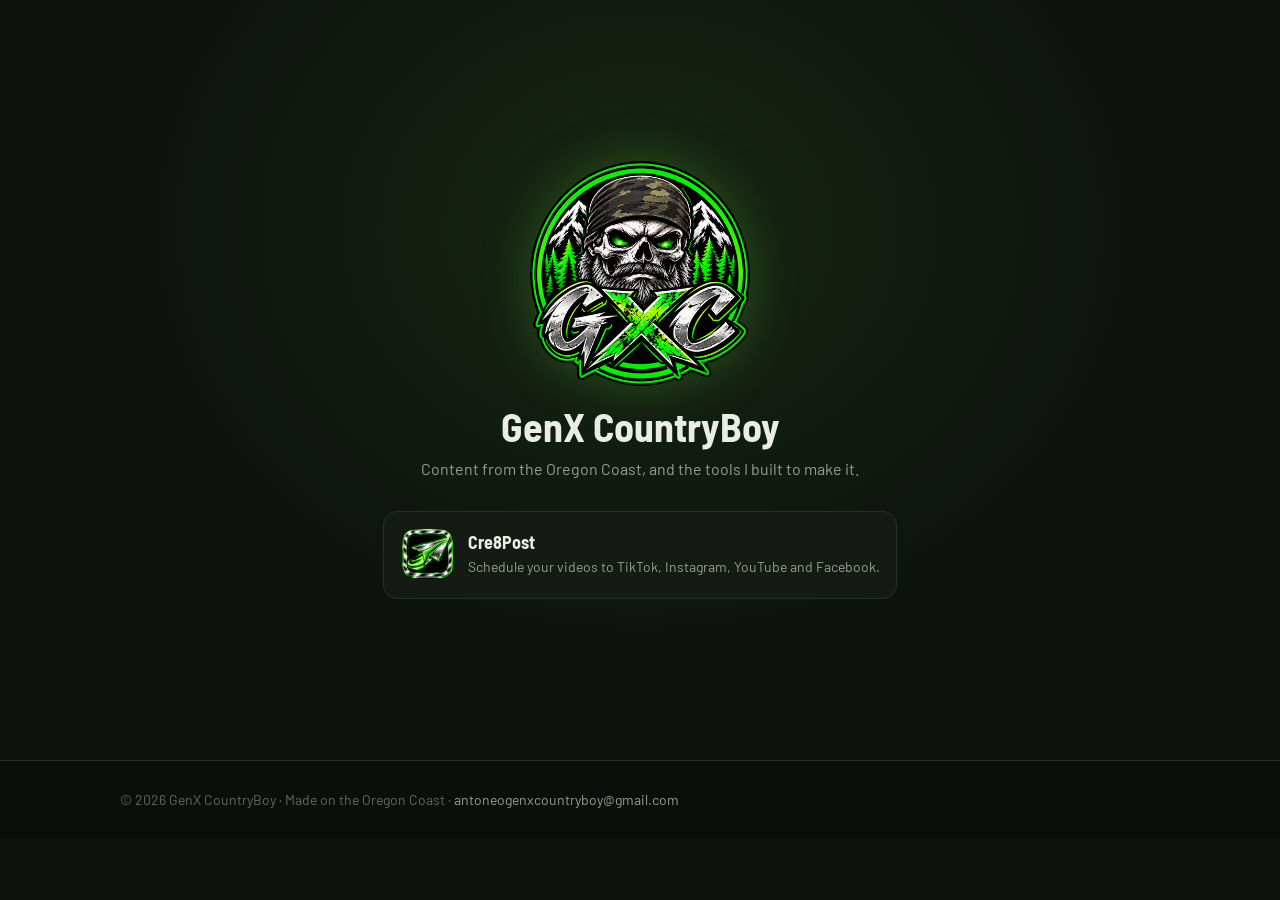
<file: index.html>
<!doctype html>
<html lang="en">
<head>
<meta charset="utf-8">
<meta name="viewport" content="width=device-width, initial-scale=1">
<title>GenX CountryBoy</title>
<meta name="description" content="Tools and content from GenX CountryBoy on the Oregon Coast.">
<meta name="theme-color" content="#0E110E">
<link rel="icon" href="img/favicon.png">
<link rel="preconnect" href="https://fonts.googleapis.com"><link rel="preconnect" href="https://fonts.gstatic.com" crossorigin><link href="https://fonts.googleapis.com/css2?family=Barlow:wght@400;600&family=Barlow+Semi+Condensed:wght@600;700&display=swap" rel="stylesheet">
<link rel="stylesheet" href="site.css">
</head>
<body>

<main class="hub"><div class="wrap">
  <img class="gxc" src="img/gxc.png" alt="GenX CountryBoy">
  <h1>GenX CountryBoy</h1>
  <p>Content from the Oregon Coast, and the tools I built to make it.</p>
  <div class="apps">
    <a class="app" href="cre8post/"><img src="cre8post/img/icon-180.png" alt=""><div><b>Cre8Post</b><span>Schedule your videos to TikTok, Instagram, YouTube and Facebook.</span></div></a>
  </div>
</div></main>
<footer><div class="wrap">
  <span>© 2026 GenX CountryBoy · Made on the Oregon Coast · <a href="mailto:antoneogenxcountryboy@gmail.com">antoneogenxcountryboy@gmail.com</a></span>
</div></footer>
</body>
</html>
</file>
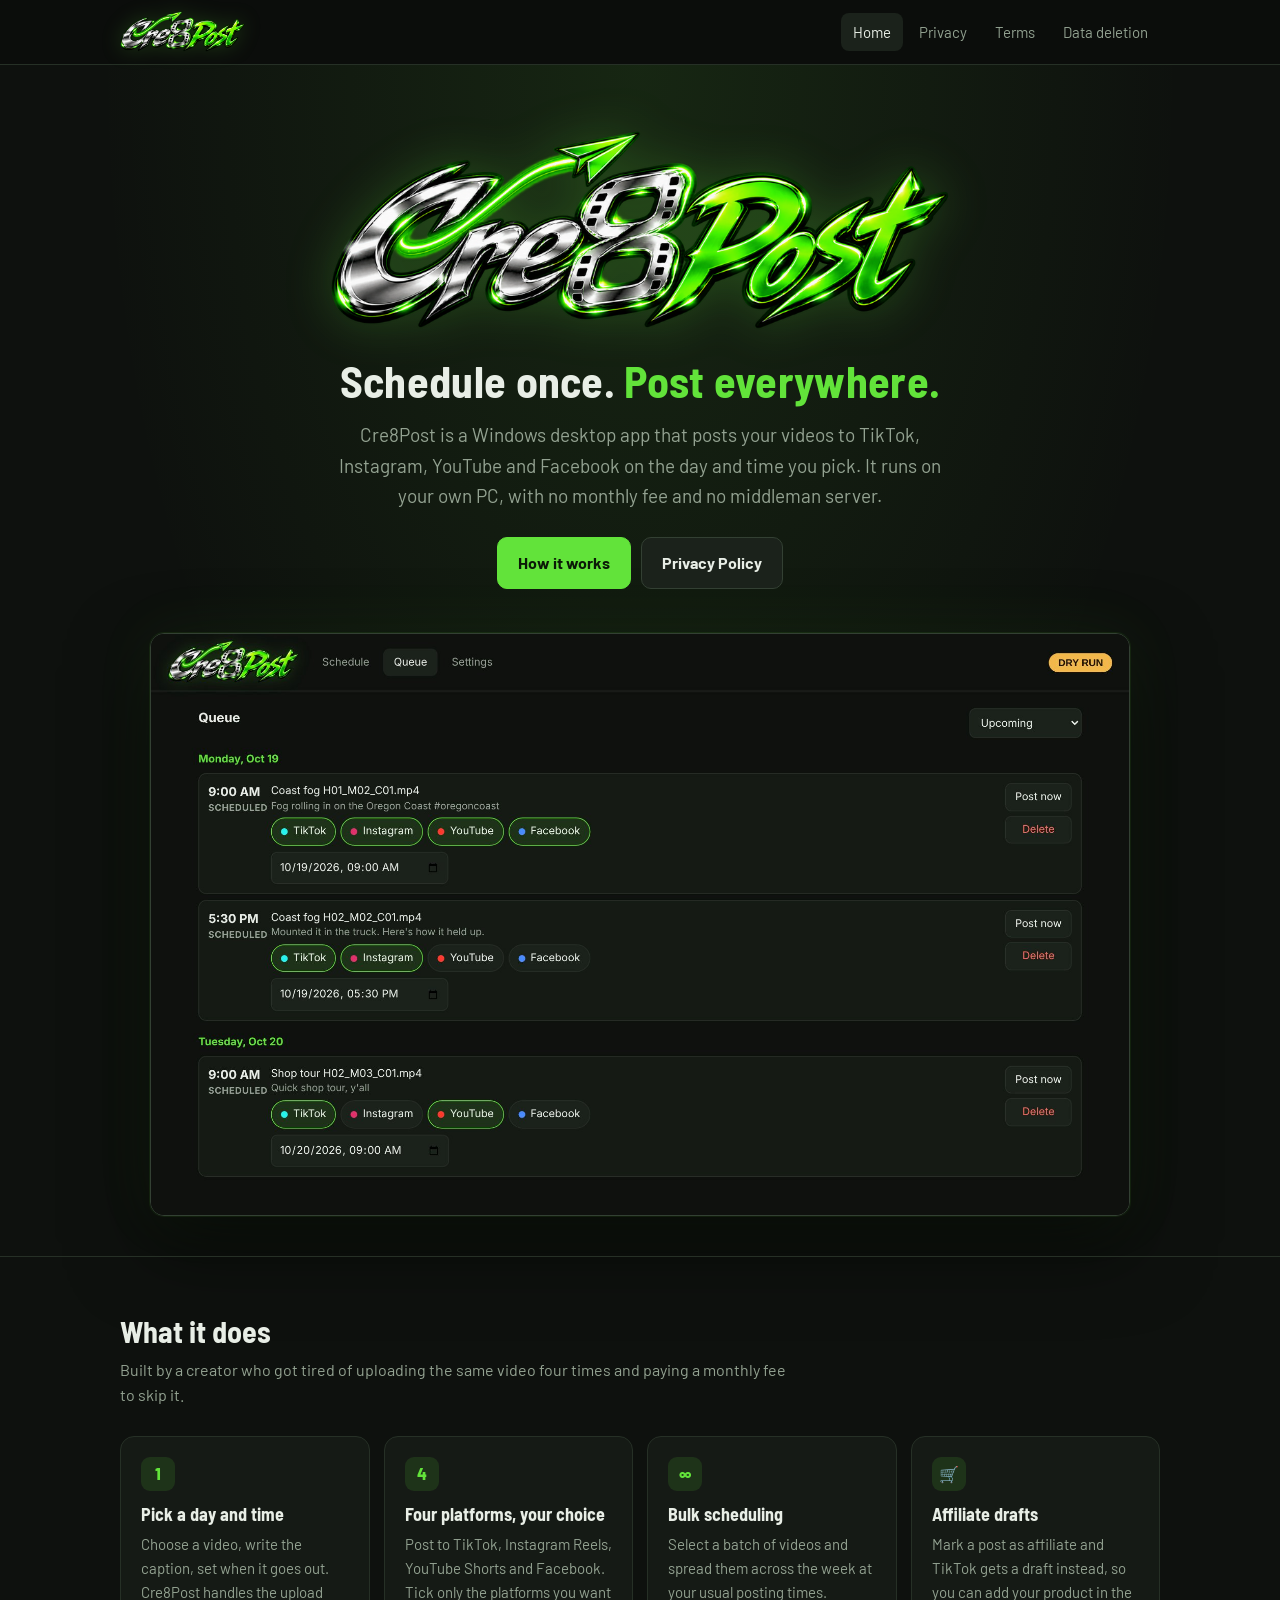
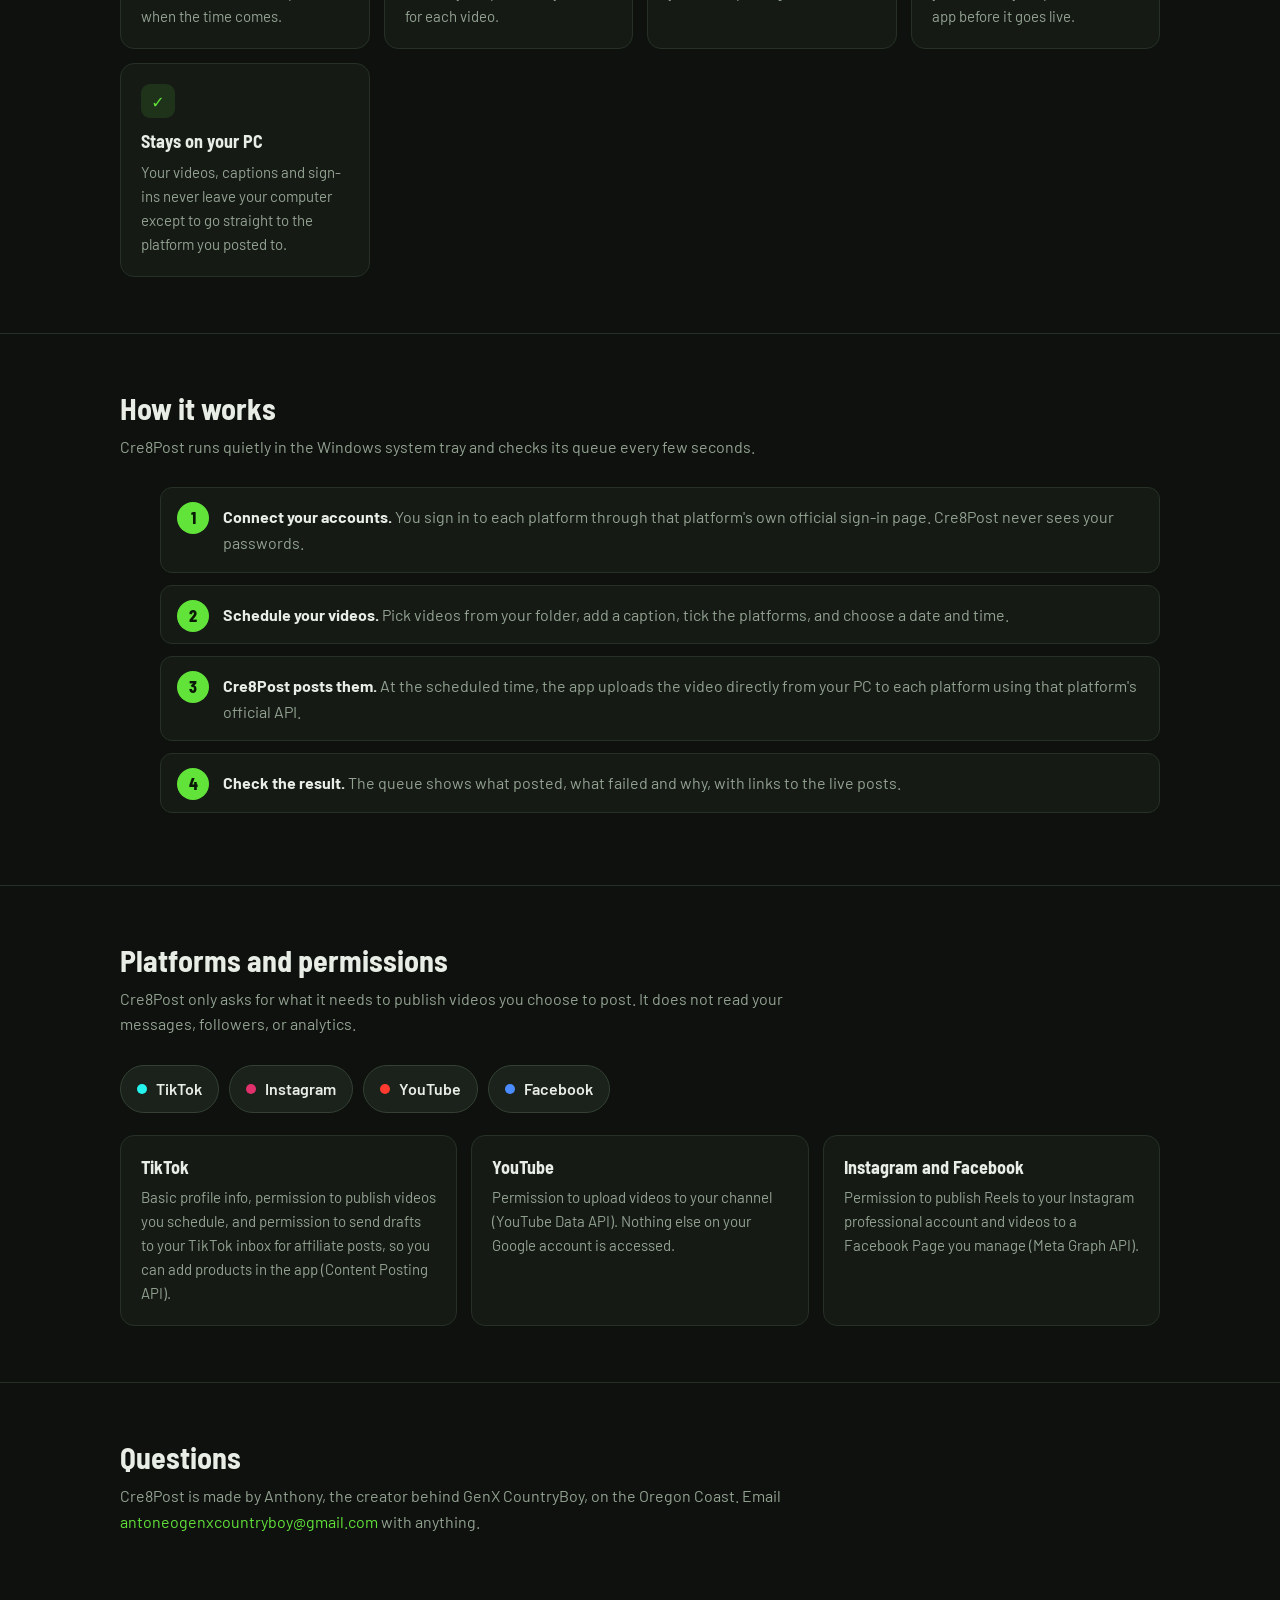
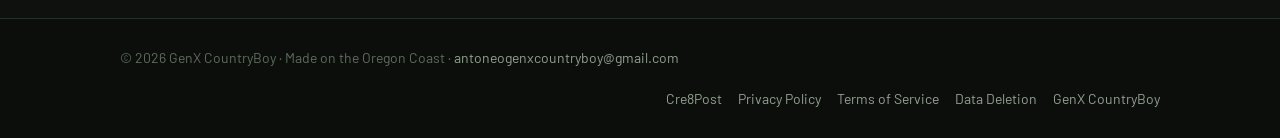
<file: cre8post/index.html>
<!doctype html>
<html lang="en">
<head>
<meta charset="utf-8">
<meta name="viewport" content="width=device-width, initial-scale=1">
<title>Cre8Post · Schedule once, post everywhere</title>
<meta name="description" content="Cre8Post is a free Windows app that schedules your short-form videos to TikTok, Instagram, YouTube and Facebook from your own PC.">
<meta name="theme-color" content="#0E110E">
<link rel="icon" href="img/icon-32.png"><link rel="apple-touch-icon" href="img/icon-180.png">
<link rel="preconnect" href="https://fonts.googleapis.com"><link rel="preconnect" href="https://fonts.gstatic.com" crossorigin><link href="https://fonts.googleapis.com/css2?family=Barlow:wght@400;600&family=Barlow+Semi+Condensed:wght@600;700&display=swap" rel="stylesheet">
<link rel="stylesheet" href="../site.css">
</head>
<body>
<header class="top"><div class="wrap">
  <a class="brand" href="./"><img src="img/wordmark.png" alt="Cre8Post"></a>
  <nav>
    <a href="./" class="on">Home</a>
    <a href="privacy.html" class="">Privacy</a>
    <a href="terms.html" class="">Terms</a>
    <a href="data-deletion.html" class="">Data deletion</a>
  </nav>
</div></header>

<main>
<div class="hero"><div class="wrap">
  <img class="mark" src="img/wordmark.png" alt="Cre8Post">
  <h1>Schedule once. <em>Post everywhere.</em></h1>
  <p class="lead">Cre8Post is a Windows desktop app that posts your videos to TikTok, Instagram, YouTube and Facebook on the day and time you pick. It runs on your own PC, with no monthly fee and no middleman server.</p>
  <div class="btns">
    <a class="btn primary" href="#how">How it works</a>
    <a class="btn" href="privacy.html">Privacy Policy</a>
  </div>
  <img class="shot" src="img/app-queue.jpg" alt="The Cre8Post queue showing scheduled posts with TikTok, Instagram, YouTube and Facebook toggles">
</div></div>

<section><div class="wrap">
  <h2>What it does</h2>
  <p>Built by a creator who got tired of uploading the same video four times and paying a monthly fee to skip it.</p>
  <div class="grid">
    <div class="card"><div class="ic">1</div><h3>Pick a day and time</h3><p>Choose a video, write the caption, set when it goes out. Cre8Post handles the upload when the time comes.</p></div>
    <div class="card"><div class="ic">4</div><h3>Four platforms, your choice</h3><p>Post to TikTok, Instagram Reels, YouTube Shorts and Facebook. Tick only the platforms you want for each video.</p></div>
    <div class="card"><div class="ic">∞</div><h3>Bulk scheduling</h3><p>Select a batch of videos and spread them across the week at your usual posting times.</p></div>
    <div class="card"><div class="ic">🛒</div><h3>Affiliate drafts</h3><p>Mark a post as affiliate and TikTok gets a draft instead, so you can add your product in the app before it goes live.</p></div>
    <div class="card"><div class="ic">✓</div><h3>Stays on your PC</h3><p>Your videos, captions and sign-ins never leave your computer except to go straight to the platform you posted to.</p></div>
  </div>
</div></section>

<section id="how"><div class="wrap">
  <h2>How it works</h2>
  <p>Cre8Post runs quietly in the Windows system tray and checks its queue every few seconds.</p>
  <ol class="steps">
    <li><b>Connect your accounts.</b> You sign in to each platform through that platform's own official sign-in page. Cre8Post never sees your passwords.</li>
    <li><b>Schedule your videos.</b> Pick videos from your folder, add a caption, tick the platforms, and choose a date and time.</li>
    <li><b>Cre8Post posts them.</b> At the scheduled time, the app uploads the video directly from your PC to each platform using that platform's official API.</li>
    <li><b>Check the result.</b> The queue shows what posted, what failed and why, with links to the live posts.</li>
  </ol>
</div></section>

<section><div class="wrap">
  <h2>Platforms and permissions</h2>
  <p>Cre8Post only asks for what it needs to publish videos you choose to post. It does not read your messages, followers, or analytics.</p>
  <div class="plats" style="margin-bottom:22px">
    <span class="plat"><i style="background:#25f4ee"></i>TikTok</span>
    <span class="plat"><i style="background:#e1306c"></i>Instagram</span>
    <span class="plat"><i style="background:#ff3b30"></i>YouTube</span>
    <span class="plat"><i style="background:#4a8cff"></i>Facebook</span>
  </div>
  <div class="grid">
    <div class="card"><h3>TikTok</h3><p>Basic profile info, permission to publish videos you schedule, and permission to send drafts to your TikTok inbox for affiliate posts, so you can add products in the app (Content Posting API).</p></div>
    <div class="card"><h3>YouTube</h3><p>Permission to upload videos to your channel (YouTube Data API). Nothing else on your Google account is accessed.</p></div>
    <div class="card"><h3>Instagram and Facebook</h3><p>Permission to publish Reels to your Instagram professional account and videos to a Facebook Page you manage (Meta Graph API).</p></div>
  </div>
</div></section>

<section><div class="wrap">
  <h2>Questions</h2>
  <p>Cre8Post is made by Anthony, the creator behind GenX CountryBoy, on the Oregon Coast. Email <a href="mailto:antoneogenxcountryboy@gmail.com">antoneogenxcountryboy@gmail.com</a> with anything.</p>
</div></section>
</main>
<footer><div class="wrap">
  <span>© 2026 GenX CountryBoy · Made on the Oregon Coast · <a href="mailto:antoneogenxcountryboy@gmail.com">antoneogenxcountryboy@gmail.com</a></span>
    <nav><a href="./">Cre8Post</a><a href="privacy.html">Privacy Policy</a><a href="terms.html">Terms of Service</a><a href="data-deletion.html">Data Deletion</a><a href="../">GenX CountryBoy</a></nav>
</div></footer>
</body>
</html>
</file>
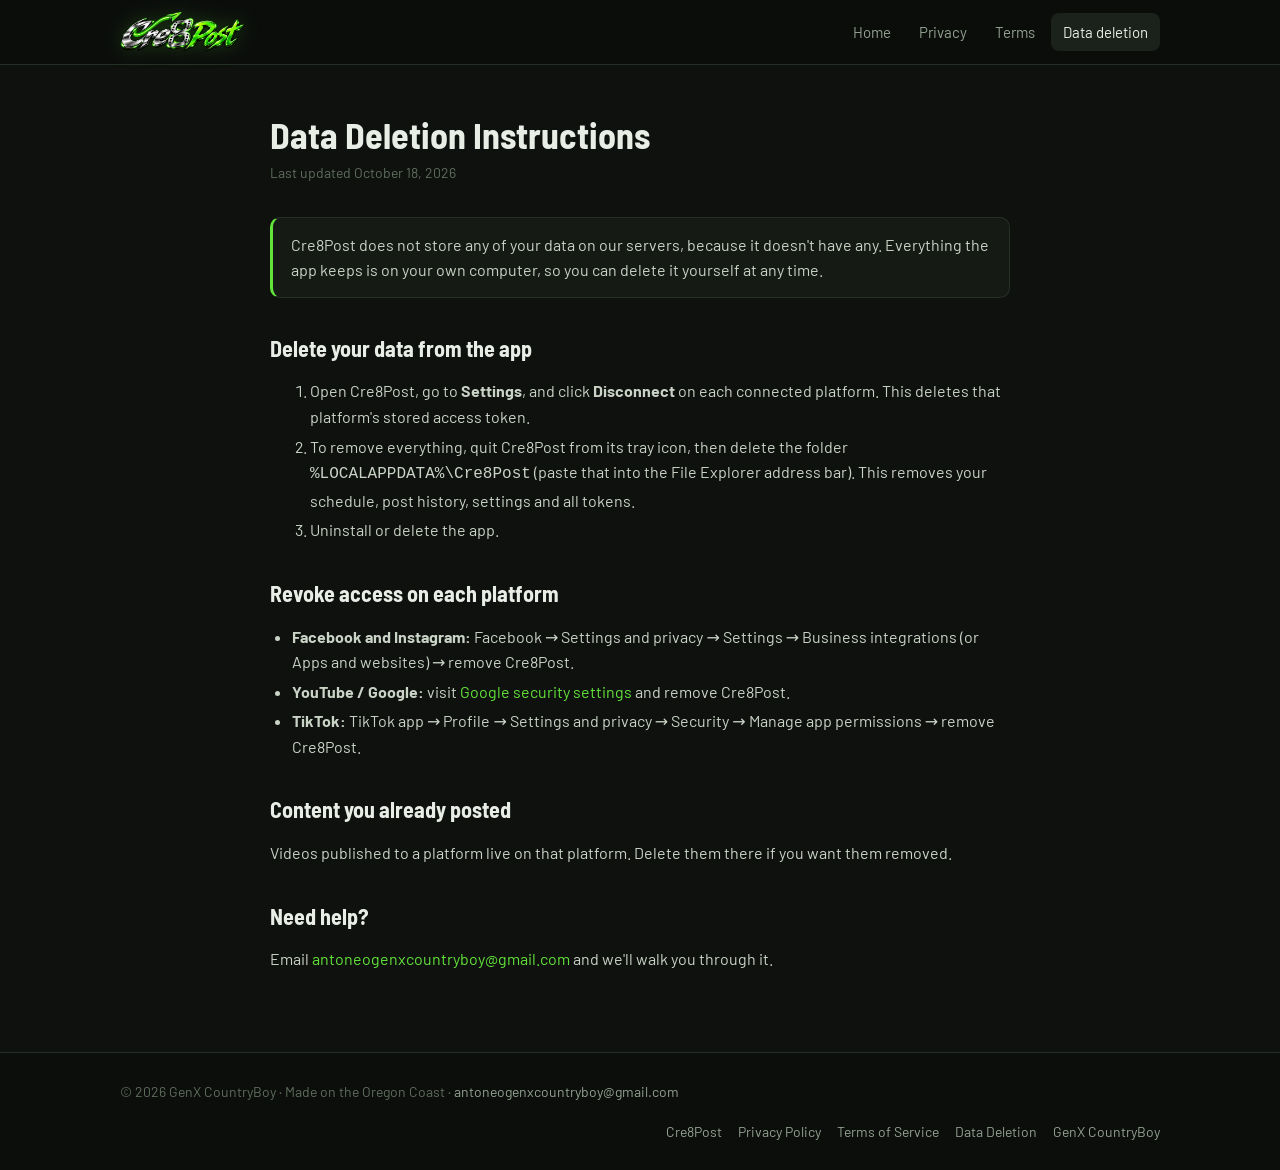
<file: cre8post/data-deletion.html>
<!doctype html>
<html lang="en">
<head>
<meta charset="utf-8">
<meta name="viewport" content="width=device-width, initial-scale=1">
<title>Data Deletion · Cre8Post</title>
<meta name="description" content="How to delete your Cre8Post data and revoke access.">
<meta name="theme-color" content="#0E110E">
<link rel="icon" href="img/icon-32.png"><link rel="apple-touch-icon" href="img/icon-180.png">
<link rel="preconnect" href="https://fonts.googleapis.com"><link rel="preconnect" href="https://fonts.gstatic.com" crossorigin><link href="https://fonts.googleapis.com/css2?family=Barlow:wght@400;600&family=Barlow+Semi+Condensed:wght@600;700&display=swap" rel="stylesheet">
<link rel="stylesheet" href="../site.css">
</head>
<body>
<header class="top"><div class="wrap">
  <a class="brand" href="./"><img src="img/wordmark.png" alt="Cre8Post"></a>
  <nav>
    <a href="./" class="">Home</a>
    <a href="privacy.html" class="">Privacy</a>
    <a href="terms.html" class="">Terms</a>
    <a href="data-deletion.html" class="on">Data deletion</a>
  </nav>
</div></header>

<main class="doc"><div class="wrap">
<h1>Data Deletion Instructions</h1>
<p class="meta">Last updated October 18, 2026</p>

<div class="box"><p>Cre8Post does not store any of your data on our servers, because it doesn't have any. Everything the app keeps is on your own computer, so you can delete it yourself at any time.</p></div>

<h2>Delete your data from the app</h2>
<ol>
<li>Open Cre8Post, go to <b>Settings</b>, and click <b>Disconnect</b> on each connected platform. This deletes that platform's stored access token.</li>
<li>To remove everything, quit Cre8Post from its tray icon, then delete the folder <code>%LOCALAPPDATA%\Cre8Post</code> (paste that into the File Explorer address bar). This removes your schedule, post history, settings and all tokens.</li>
<li>Uninstall or delete the app.</li>
</ol>

<h2>Revoke access on each platform</h2>
<ul>
<li><b>Facebook and Instagram:</b> Facebook → Settings and privacy → Settings → Business integrations (or Apps and websites) → remove Cre8Post.</li>
<li><b>YouTube / Google:</b> visit <a href="https://security.google.com/settings/security/permissions">Google security settings</a> and remove Cre8Post.</li>
<li><b>TikTok:</b> TikTok app → Profile → Settings and privacy → Security → Manage app permissions → remove Cre8Post.</li>
</ul>

<h2>Content you already posted</h2>
<p>Videos published to a platform live on that platform. Delete them there if you want them removed.</p>

<h2>Need help?</h2>
<p>Email <a href="mailto:antoneogenxcountryboy@gmail.com">antoneogenxcountryboy@gmail.com</a> and we'll walk you through it.</p>
</div></main>
<footer><div class="wrap">
  <span>© 2026 GenX CountryBoy · Made on the Oregon Coast · <a href="mailto:antoneogenxcountryboy@gmail.com">antoneogenxcountryboy@gmail.com</a></span>
    <nav><a href="./">Cre8Post</a><a href="privacy.html">Privacy Policy</a><a href="terms.html">Terms of Service</a><a href="data-deletion.html">Data Deletion</a><a href="../">GenX CountryBoy</a></nav>
</div></footer>
</body>
</html>
</file>
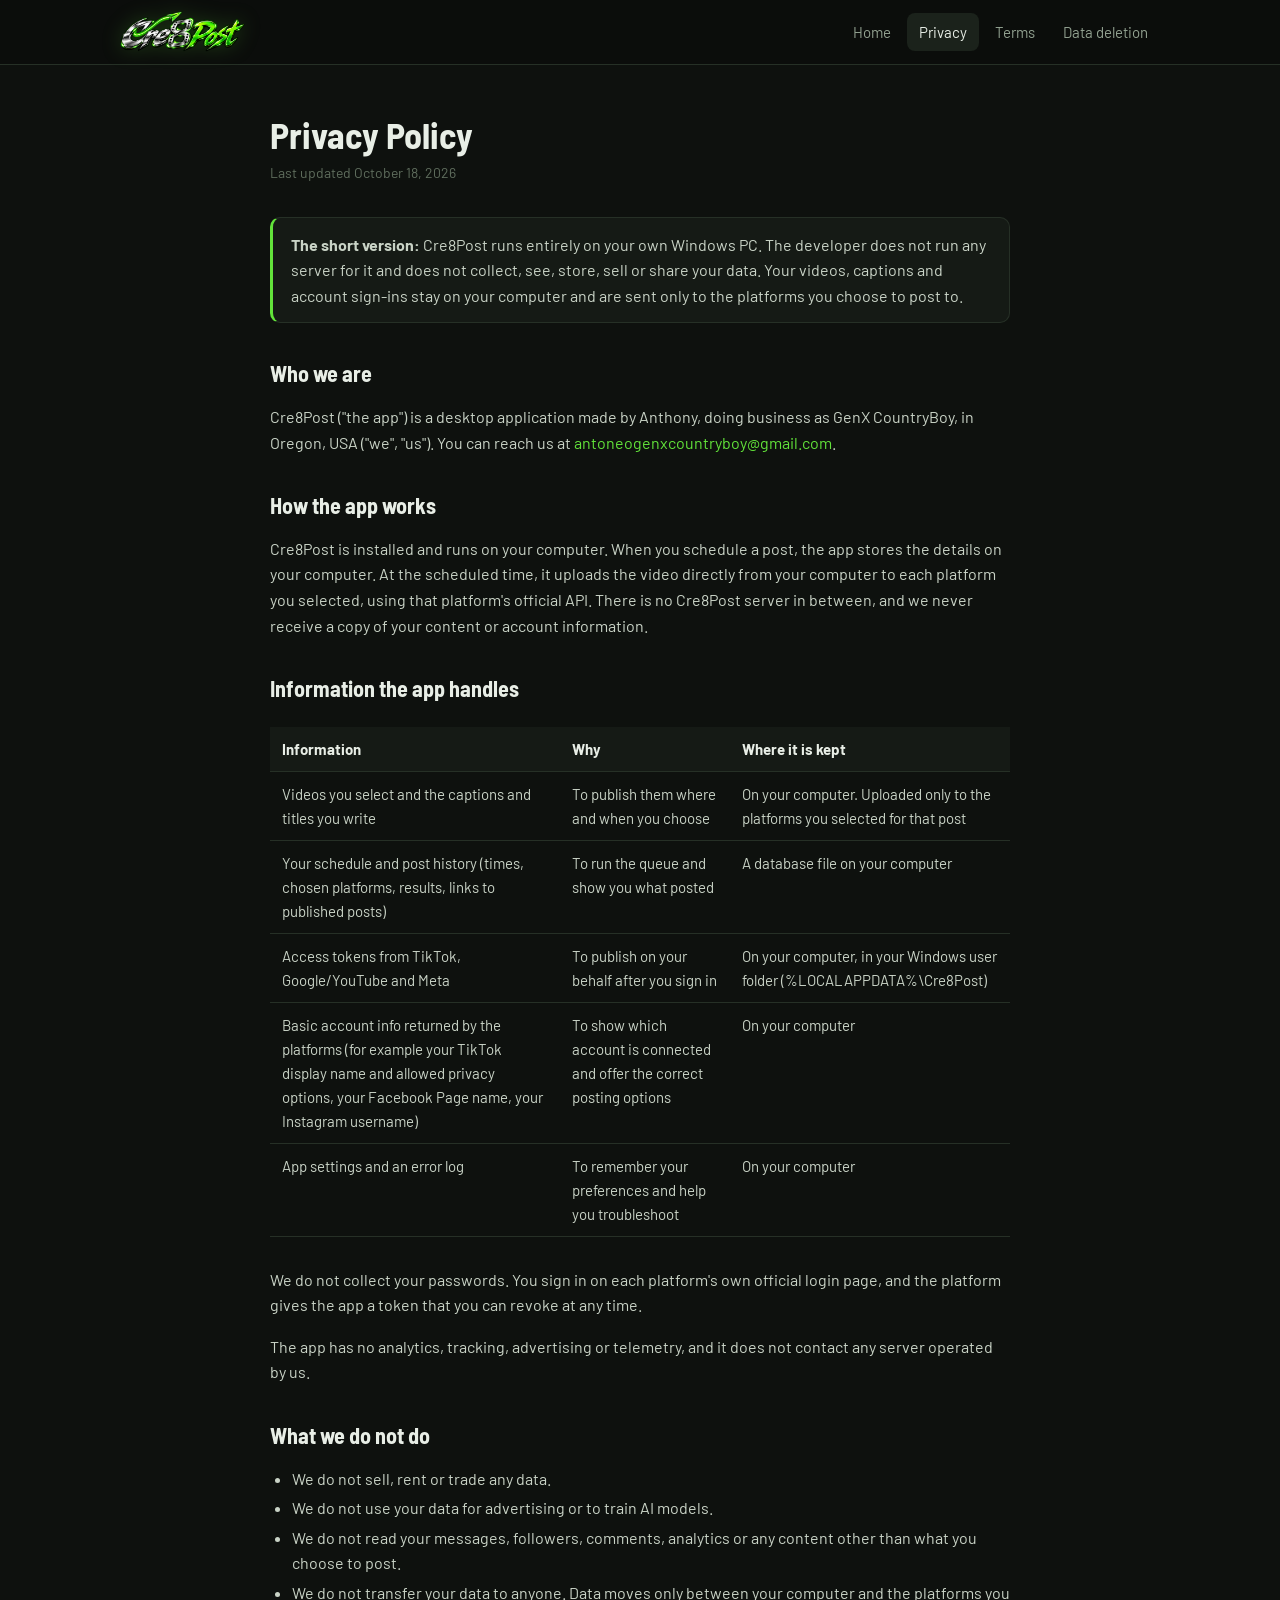
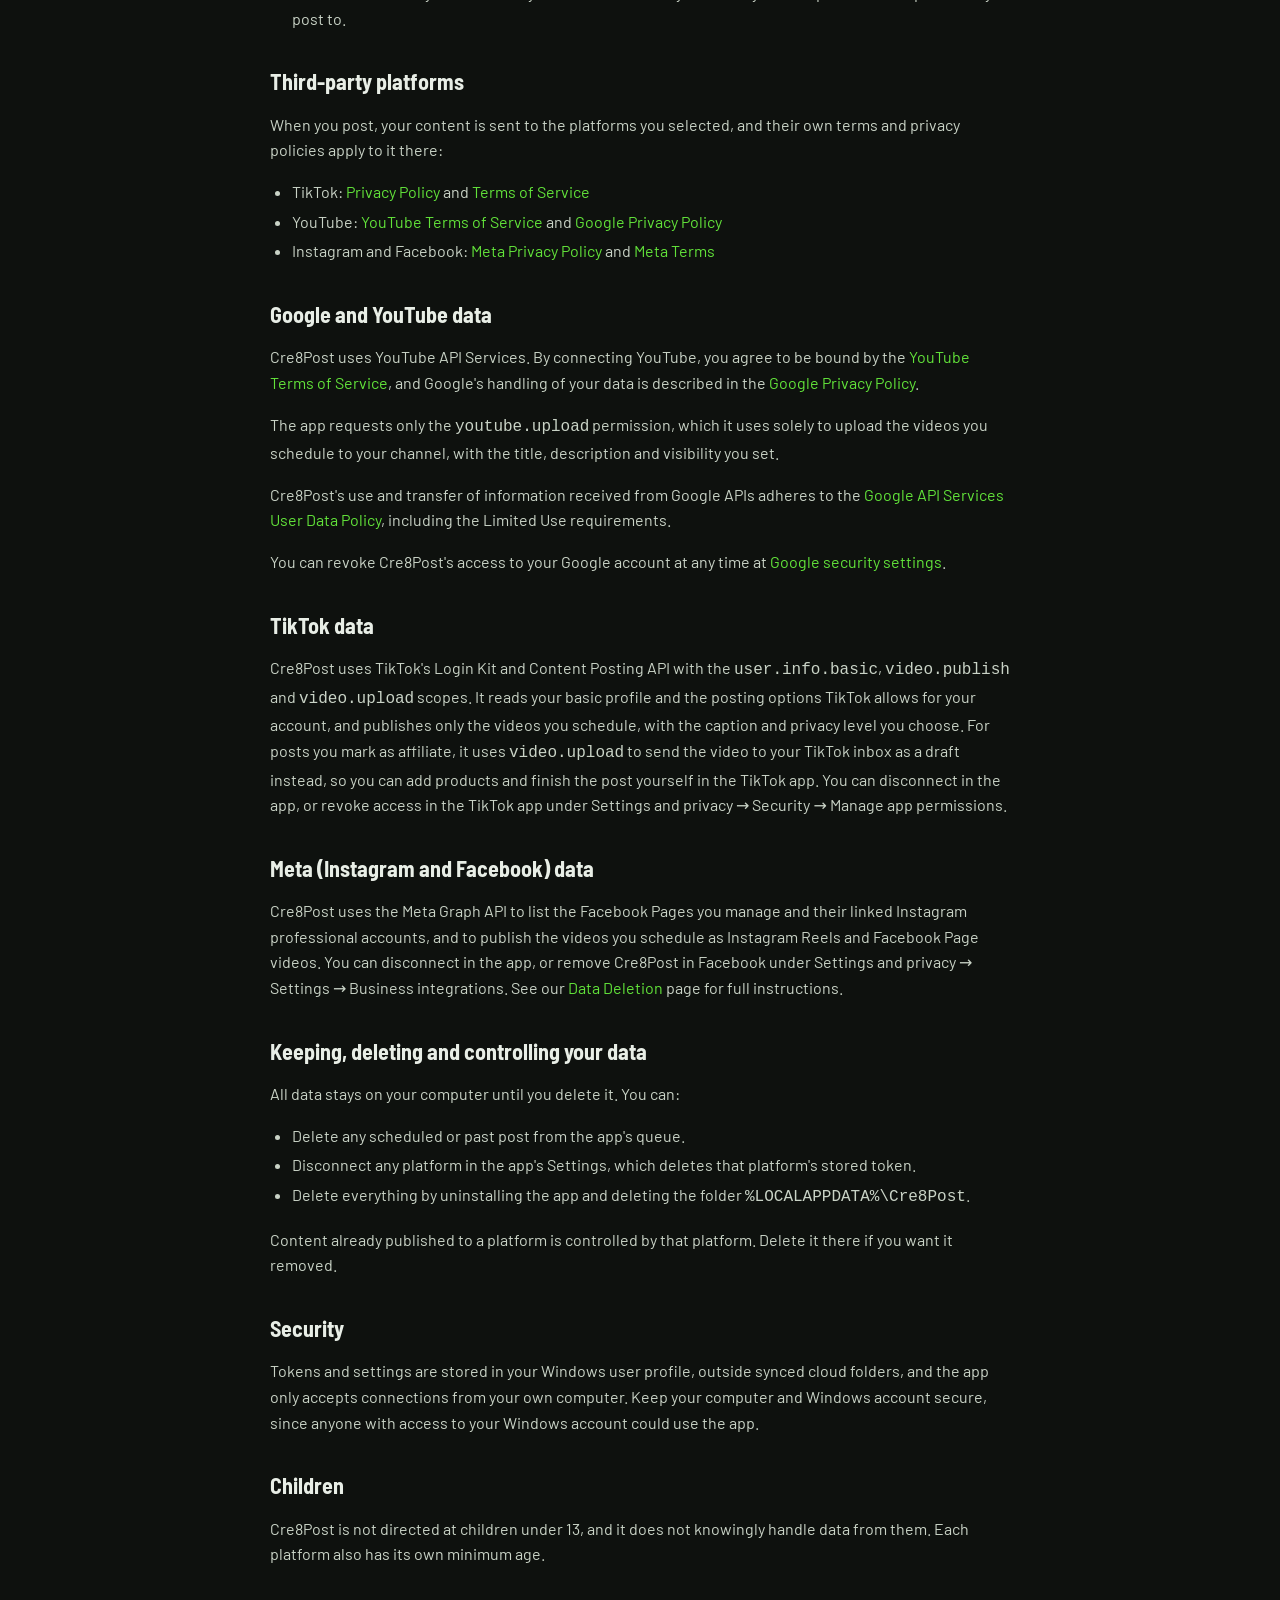
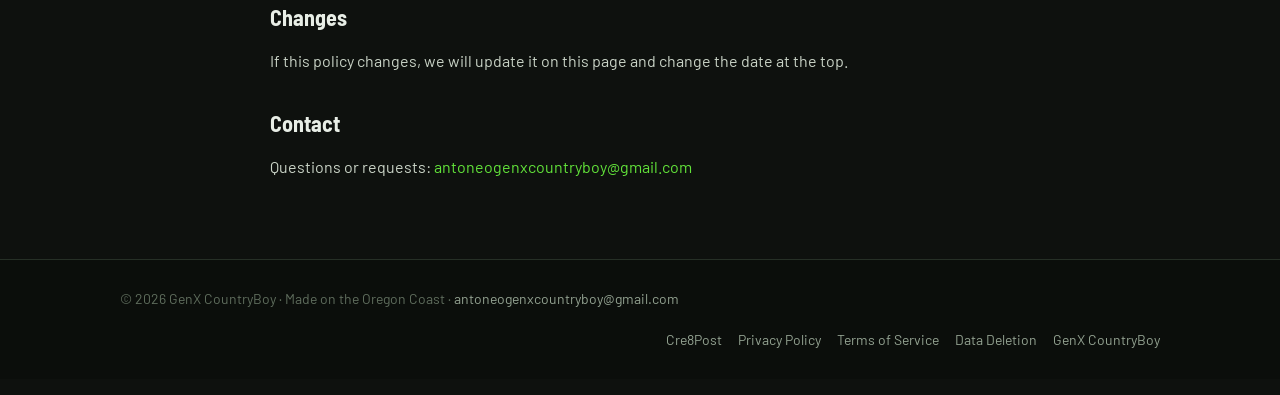
<file: cre8post/privacy.html>
<!doctype html>
<html lang="en">
<head>
<meta charset="utf-8">
<meta name="viewport" content="width=device-width, initial-scale=1">
<title>Privacy Policy · Cre8Post</title>
<meta name="description" content="How Cre8Post handles your data.">
<meta name="theme-color" content="#0E110E">
<link rel="icon" href="img/icon-32.png"><link rel="apple-touch-icon" href="img/icon-180.png">
<link rel="preconnect" href="https://fonts.googleapis.com"><link rel="preconnect" href="https://fonts.gstatic.com" crossorigin><link href="https://fonts.googleapis.com/css2?family=Barlow:wght@400;600&family=Barlow+Semi+Condensed:wght@600;700&display=swap" rel="stylesheet">
<link rel="stylesheet" href="../site.css">
</head>
<body>
<header class="top"><div class="wrap">
  <a class="brand" href="./"><img src="img/wordmark.png" alt="Cre8Post"></a>
  <nav>
    <a href="./" class="">Home</a>
    <a href="privacy.html" class="on">Privacy</a>
    <a href="terms.html" class="">Terms</a>
    <a href="data-deletion.html" class="">Data deletion</a>
  </nav>
</div></header>

<main class="doc"><div class="wrap">
<h1>Privacy Policy</h1>
<p class="meta">Last updated October 18, 2026</p>

<div class="box"><p><b>The short version:</b> Cre8Post runs entirely on your own Windows PC. The developer does not run any server for it and does not collect, see, store, sell or share your data. Your videos, captions and account sign-ins stay on your computer and are sent only to the platforms you choose to post to.</p></div>

<h2>Who we are</h2>
<p>Cre8Post ("the app") is a desktop application made by Anthony, doing business as GenX CountryBoy, in Oregon, USA ("we", "us"). You can reach us at <a href="mailto:antoneogenxcountryboy@gmail.com">antoneogenxcountryboy@gmail.com</a>.</p>

<h2>How the app works</h2>
<p>Cre8Post is installed and runs on your computer. When you schedule a post, the app stores the details on your computer. At the scheduled time, it uploads the video directly from your computer to each platform you selected, using that platform's official API. There is no Cre8Post server in between, and we never receive a copy of your content or account information.</p>

<h2>Information the app handles</h2>
<div class="tablewrap"><table>
<tr><th>Information</th><th>Why</th><th>Where it is kept</th></tr>
<tr><td>Videos you select and the captions and titles you write</td><td>To publish them where and when you choose</td><td>On your computer. Uploaded only to the platforms you selected for that post</td></tr>
<tr><td>Your schedule and post history (times, chosen platforms, results, links to published posts)</td><td>To run the queue and show you what posted</td><td>A database file on your computer</td></tr>
<tr><td>Access tokens from TikTok, Google/YouTube and Meta</td><td>To publish on your behalf after you sign in</td><td>On your computer, in your Windows user folder (%LOCALAPPDATA%\Cre8Post)</td></tr>
<tr><td>Basic account info returned by the platforms (for example your TikTok display name and allowed privacy options, your Facebook Page name, your Instagram username)</td><td>To show which account is connected and offer the correct posting options</td><td>On your computer</td></tr>
<tr><td>App settings and an error log</td><td>To remember your preferences and help you troubleshoot</td><td>On your computer</td></tr>
</table></div>
<p>We do not collect your passwords. You sign in on each platform's own official login page, and the platform gives the app a token that you can revoke at any time.</p>
<p>The app has no analytics, tracking, advertising or telemetry, and it does not contact any server operated by us.</p>

<h2>What we do not do</h2>
<ul>
<li>We do not sell, rent or trade any data.</li>
<li>We do not use your data for advertising or to train AI models.</li>
<li>We do not read your messages, followers, comments, analytics or any content other than what you choose to post.</li>
<li>We do not transfer your data to anyone. Data moves only between your computer and the platforms you post to.</li>
</ul>

<h2>Third-party platforms</h2>
<p>When you post, your content is sent to the platforms you selected, and their own terms and privacy policies apply to it there:</p>
<ul>
<li>TikTok: <a href="https://www.tiktok.com/legal/privacy-policy">Privacy Policy</a> and <a href="https://www.tiktok.com/legal/terms-of-service">Terms of Service</a></li>
<li>YouTube: <a href="https://www.youtube.com/t/terms">YouTube Terms of Service</a> and <a href="https://policies.google.com/privacy">Google Privacy Policy</a></li>
<li>Instagram and Facebook: <a href="https://www.facebook.com/privacy/policy/">Meta Privacy Policy</a> and <a href="https://www.facebook.com/terms.php">Meta Terms</a></li>
</ul>

<h2>Google and YouTube data</h2>
<p>Cre8Post uses YouTube API Services. By connecting YouTube, you agree to be bound by the <a href="https://www.youtube.com/t/terms">YouTube Terms of Service</a>, and Google's handling of your data is described in the <a href="https://policies.google.com/privacy">Google Privacy Policy</a>.</p>
<p>The app requests only the <code>youtube.upload</code> permission, which it uses solely to upload the videos you schedule to your channel, with the title, description and visibility you set.</p>
<p>Cre8Post's use and transfer of information received from Google APIs adheres to the <a href="https://developers.google.com/terms/api-services-user-data-policy">Google API Services User Data Policy</a>, including the Limited Use requirements.</p>
<p>You can revoke Cre8Post's access to your Google account at any time at <a href="https://security.google.com/settings/security/permissions">Google security settings</a>.</p>

<h2>TikTok data</h2>
<p>Cre8Post uses TikTok's Login Kit and Content Posting API with the <code>user.info.basic</code>, <code>video.publish</code> and <code>video.upload</code> scopes. It reads your basic profile and the posting options TikTok allows for your account, and publishes only the videos you schedule, with the caption and privacy level you choose. For posts you mark as affiliate, it uses <code>video.upload</code> to send the video to your TikTok inbox as a draft instead, so you can add products and finish the post yourself in the TikTok app. You can disconnect in the app, or revoke access in the TikTok app under Settings and privacy → Security → Manage app permissions.</p>

<h2>Meta (Instagram and Facebook) data</h2>
<p>Cre8Post uses the Meta Graph API to list the Facebook Pages you manage and their linked Instagram professional accounts, and to publish the videos you schedule as Instagram Reels and Facebook Page videos. You can disconnect in the app, or remove Cre8Post in Facebook under Settings and privacy → Settings → Business integrations. See our <a href="data-deletion.html">Data Deletion</a> page for full instructions.</p>

<h2>Keeping, deleting and controlling your data</h2>
<p>All data stays on your computer until you delete it. You can:</p>
<ul>
<li>Delete any scheduled or past post from the app's queue.</li>
<li>Disconnect any platform in the app's Settings, which deletes that platform's stored token.</li>
<li>Delete everything by uninstalling the app and deleting the folder <code>%LOCALAPPDATA%\Cre8Post</code>.</li>
</ul>
<p>Content already published to a platform is controlled by that platform. Delete it there if you want it removed.</p>

<h2>Security</h2>
<p>Tokens and settings are stored in your Windows user profile, outside synced cloud folders, and the app only accepts connections from your own computer. Keep your computer and Windows account secure, since anyone with access to your Windows account could use the app.</p>

<h2>Children</h2>
<p>Cre8Post is not directed at children under 13, and it does not knowingly handle data from them. Each platform also has its own minimum age.</p>

<h2>Changes</h2>
<p>If this policy changes, we will update it on this page and change the date at the top.</p>

<h2>Contact</h2>
<p>Questions or requests: <a href="mailto:antoneogenxcountryboy@gmail.com">antoneogenxcountryboy@gmail.com</a></p>
</div></main>
<footer><div class="wrap">
  <span>© 2026 GenX CountryBoy · Made on the Oregon Coast · <a href="mailto:antoneogenxcountryboy@gmail.com">antoneogenxcountryboy@gmail.com</a></span>
    <nav><a href="./">Cre8Post</a><a href="privacy.html">Privacy Policy</a><a href="terms.html">Terms of Service</a><a href="data-deletion.html">Data Deletion</a><a href="../">GenX CountryBoy</a></nav>
</div></footer>
</body>
</html>
</file>
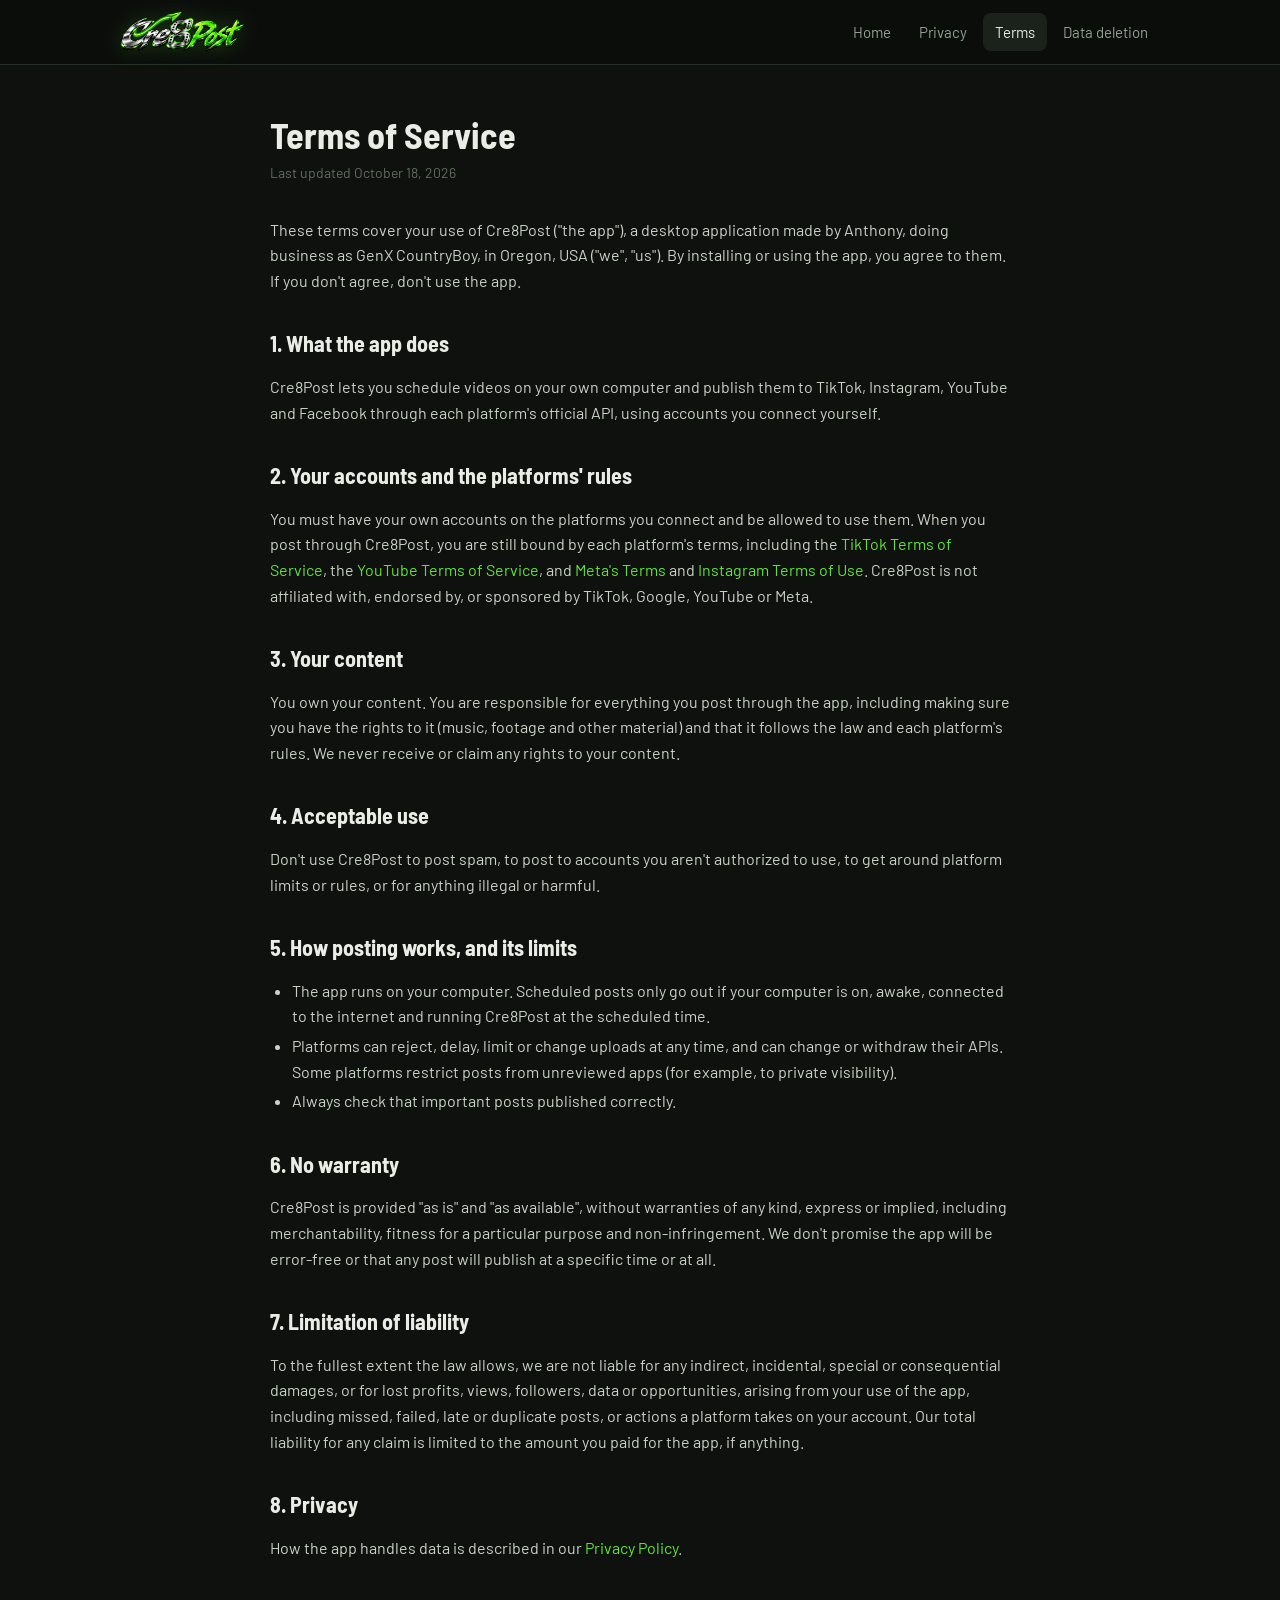
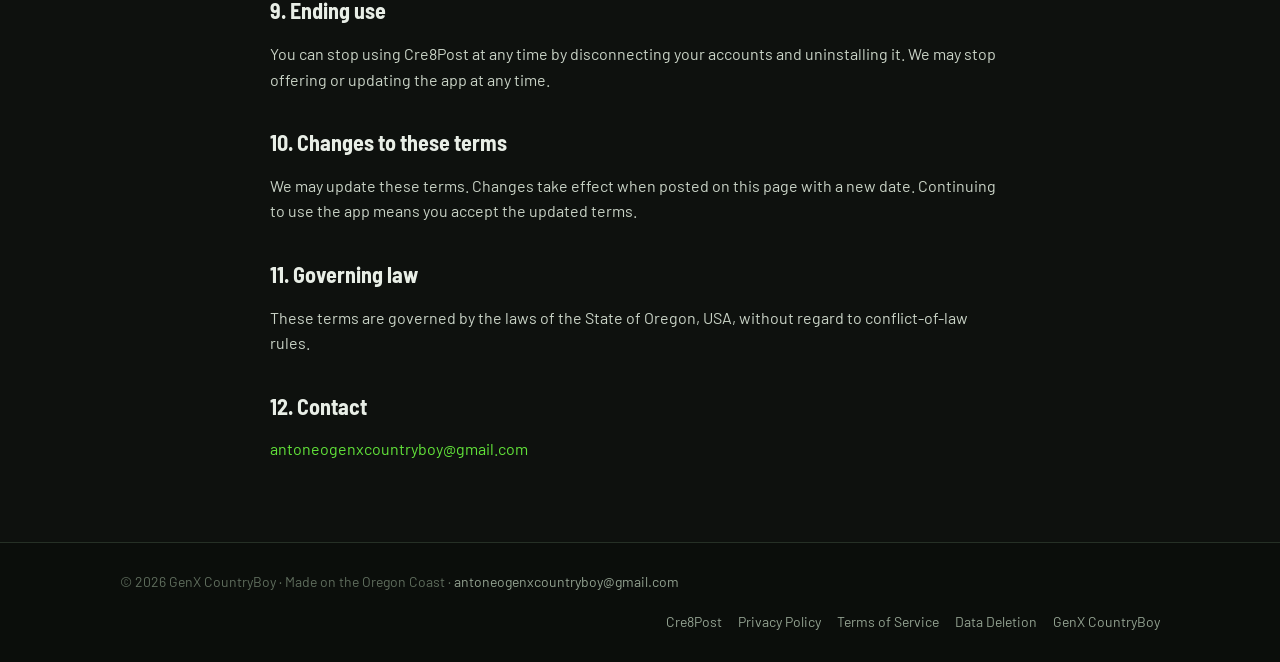
<file: cre8post/terms.html>
<!doctype html>
<html lang="en">
<head>
<meta charset="utf-8">
<meta name="viewport" content="width=device-width, initial-scale=1">
<title>Terms of Service · Cre8Post</title>
<meta name="description" content="The terms for using Cre8Post.">
<meta name="theme-color" content="#0E110E">
<link rel="icon" href="img/icon-32.png"><link rel="apple-touch-icon" href="img/icon-180.png">
<link rel="preconnect" href="https://fonts.googleapis.com"><link rel="preconnect" href="https://fonts.gstatic.com" crossorigin><link href="https://fonts.googleapis.com/css2?family=Barlow:wght@400;600&family=Barlow+Semi+Condensed:wght@600;700&display=swap" rel="stylesheet">
<link rel="stylesheet" href="../site.css">
</head>
<body>
<header class="top"><div class="wrap">
  <a class="brand" href="./"><img src="img/wordmark.png" alt="Cre8Post"></a>
  <nav>
    <a href="./" class="">Home</a>
    <a href="privacy.html" class="">Privacy</a>
    <a href="terms.html" class="on">Terms</a>
    <a href="data-deletion.html" class="">Data deletion</a>
  </nav>
</div></header>

<main class="doc"><div class="wrap">
<h1>Terms of Service</h1>
<p class="meta">Last updated October 18, 2026</p>

<p>These terms cover your use of Cre8Post ("the app"), a desktop application made by Anthony, doing business as GenX CountryBoy, in Oregon, USA ("we", "us"). By installing or using the app, you agree to them. If you don't agree, don't use the app.</p>

<h2>1. What the app does</h2>
<p>Cre8Post lets you schedule videos on your own computer and publish them to TikTok, Instagram, YouTube and Facebook through each platform's official API, using accounts you connect yourself.</p>

<h2>2. Your accounts and the platforms' rules</h2>
<p>You must have your own accounts on the platforms you connect and be allowed to use them. When you post through Cre8Post, you are still bound by each platform's terms, including the <a href="https://www.tiktok.com/legal/terms-of-service">TikTok Terms of Service</a>, the <a href="https://www.youtube.com/t/terms">YouTube Terms of Service</a>, and <a href="https://www.facebook.com/terms.php">Meta's Terms</a> and <a href="https://help.instagram.com/581066165581870">Instagram Terms of Use</a>. Cre8Post is not affiliated with, endorsed by, or sponsored by TikTok, Google, YouTube or Meta.</p>

<h2>3. Your content</h2>
<p>You own your content. You are responsible for everything you post through the app, including making sure you have the rights to it (music, footage and other material) and that it follows the law and each platform's rules. We never receive or claim any rights to your content.</p>

<h2>4. Acceptable use</h2>
<p>Don't use Cre8Post to post spam, to post to accounts you aren't authorized to use, to get around platform limits or rules, or for anything illegal or harmful.</p>

<h2>5. How posting works, and its limits</h2>
<ul>
<li>The app runs on your computer. Scheduled posts only go out if your computer is on, awake, connected to the internet and running Cre8Post at the scheduled time.</li>
<li>Platforms can reject, delay, limit or change uploads at any time, and can change or withdraw their APIs. Some platforms restrict posts from unreviewed apps (for example, to private visibility).</li>
<li>Always check that important posts published correctly.</li>
</ul>

<h2>6. No warranty</h2>
<p>Cre8Post is provided "as is" and "as available", without warranties of any kind, express or implied, including merchantability, fitness for a particular purpose and non-infringement. We don't promise the app will be error-free or that any post will publish at a specific time or at all.</p>

<h2>7. Limitation of liability</h2>
<p>To the fullest extent the law allows, we are not liable for any indirect, incidental, special or consequential damages, or for lost profits, views, followers, data or opportunities, arising from your use of the app, including missed, failed, late or duplicate posts, or actions a platform takes on your account. Our total liability for any claim is limited to the amount you paid for the app, if anything.</p>

<h2>8. Privacy</h2>
<p>How the app handles data is described in our <a href="privacy.html">Privacy Policy</a>.</p>

<h2>9. Ending use</h2>
<p>You can stop using Cre8Post at any time by disconnecting your accounts and uninstalling it. We may stop offering or updating the app at any time.</p>

<h2>10. Changes to these terms</h2>
<p>We may update these terms. Changes take effect when posted on this page with a new date. Continuing to use the app means you accept the updated terms.</p>

<h2>11. Governing law</h2>
<p>These terms are governed by the laws of the State of Oregon, USA, without regard to conflict-of-law rules.</p>

<h2>12. Contact</h2>
<p><a href="mailto:antoneogenxcountryboy@gmail.com">antoneogenxcountryboy@gmail.com</a></p>
</div></main>
<footer><div class="wrap">
  <span>© 2026 GenX CountryBoy · Made on the Oregon Coast · <a href="mailto:antoneogenxcountryboy@gmail.com">antoneogenxcountryboy@gmail.com</a></span>
    <nav><a href="./">Cre8Post</a><a href="privacy.html">Privacy Policy</a><a href="terms.html">Terms of Service</a><a href="data-deletion.html">Data Deletion</a><a href="../">GenX CountryBoy</a></nav>
</div></footer>
</body>
</html>
</file>
<file: site.css>
/* GenX CountryBoy / Cre8Post site. Same palette as the Cre8Edits and Cre8Post apps. */
:root {
  --bg: #0E110E; --bg2: #0b0e0b; --panel: #151a15; --panel2: #1b221b;
  --line: #263026; --line2: #334033;
  --text: #e8eee6; --muted: #93a291; --faint: #5f6d5d;
  --accent: #62e33a; --accent-ink: #0b1a07; --accent-soft: rgba(98,227,58,.12);
  --head: "Bahnschrift", "Barlow Semi Condensed", "Segoe UI", system-ui, sans-serif;
  --body: "Segoe UI Variable Text", "Segoe UI", "Barlow", system-ui, -apple-system, sans-serif;
  --wrap: 1080px;
}
* { box-sizing: border-box; }
html { scroll-behavior: smooth; }
body { margin: 0; background: var(--bg); color: var(--text); font: 16px/1.6 var(--body); }
a { color: var(--accent); text-decoration: none; }
a:hover { text-decoration: underline; }
img { max-width: 100%; display: block; }
.wrap { max-width: var(--wrap); margin: 0 auto; padding: 0 20px; }

/* top bar */
.top { position: sticky; top: 0; z-index: 10; background: rgba(11,14,11,.92); backdrop-filter: blur(8px); border-bottom: 1px solid var(--line); }
.top .wrap { display: flex; align-items: center; gap: 18px; height: 64px; }
.top .brand img { height: 42px; width: auto; filter: drop-shadow(0 0 10px rgba(98,227,58,.18)); }
.top nav { margin-left: auto; display: flex; gap: 4px; flex-wrap: wrap; }
.top nav a { color: var(--muted); padding: 7px 12px; border-radius: 8px; font-size: 15px; }
.top nav a:hover, .top nav a.on { color: var(--text); background: var(--panel2); text-decoration: none; }

/* hero */
.hero { padding: 64px 0 40px; text-align: center; background: radial-gradient(ellipse at 50% 0%, rgba(98,227,58,.10), transparent 60%); }
.hero .mark { width: min(620px, 92%); margin: 0 auto 18px; filter: drop-shadow(0 0 24px rgba(98,227,58,.22)); }
.hero h1 { font: 700 clamp(28px, 4.4vw, 44px)/1.15 var(--head); margin: 0 0 14px; letter-spacing: .3px; }
.hero h1 em { font-style: normal; color: var(--accent); }
.hero p.lead { color: var(--muted); font-size: 19px; max-width: 640px; margin: 0 auto 26px; }
.btns { display: flex; gap: 10px; justify-content: center; flex-wrap: wrap; }
.btn { display: inline-flex; align-items: center; gap: 8px; padding: 12px 20px; border-radius: 10px; font-weight: 650; border: 1px solid var(--line2); background: var(--panel2); color: var(--text); }
.btn:hover { text-decoration: none; background: #222b22; }
.btn.primary { background: var(--accent); border-color: var(--accent); color: var(--accent-ink); }
.btn.primary:hover { filter: brightness(1.07); background: var(--accent); }

.shot { margin: 44px auto 0; max-width: 980px; border: 1px solid var(--line2); border-radius: 14px; overflow: hidden; box-shadow: 0 0 0 1px rgba(98,227,58,.08), 0 30px 80px rgba(0,0,0,.55), 0 0 60px rgba(98,227,58,.08); }

/* sections */
section { padding: 56px 0; border-top: 1px solid var(--line); }
section h2 { font: 700 30px/1.2 var(--head); margin: 0 0 8px; }
section h2 + p { color: var(--muted); margin: 0 0 28px; max-width: 680px; }
.grid { display: grid; grid-template-columns: repeat(auto-fit, minmax(240px, 1fr)); gap: 14px; }
.card { background: var(--panel); border: 1px solid var(--line); border-radius: 14px; padding: 20px; }
.card h3 { font: 650 18px/1.3 var(--head); margin: 0 0 6px; }
.card p { color: var(--muted); margin: 0; font-size: 15px; }
.card .ic { width: 34px; height: 34px; border-radius: 9px; background: var(--accent-soft); color: var(--accent); display: grid; place-items: center; margin-bottom: 12px; font-weight: 800; }
.steps { counter-reset: s; display: grid; gap: 12px; }
.steps li { list-style: none; counter-increment: s; background: var(--panel); border: 1px solid var(--line); border-radius: 12px; padding: 16px 18px 16px 62px; position: relative; color: var(--muted); }
.steps li b { color: var(--text); }
.steps li::before { content: counter(s); position: absolute; left: 16px; top: 14px; width: 32px; height: 32px; border-radius: 50%; background: var(--accent); color: var(--accent-ink); font: 800 16px/32px var(--head); text-align: center; }
.plats { display: flex; gap: 10px; flex-wrap: wrap; }
.plat { display: inline-flex; align-items: center; gap: 9px; padding: 10px 16px; border-radius: 999px; background: var(--panel2); border: 1px solid var(--line2); font-weight: 600; }
.plat i { width: 10px; height: 10px; border-radius: 50%; }

/* legal pages */
.doc { padding: 48px 0 64px; }
.doc .wrap { max-width: 780px; }
.doc h1 { font: 700 36px/1.2 var(--head); margin: 0 0 6px; }
.doc .meta { color: var(--faint); margin: 0 0 32px; font-size: 14px; }
.doc h2 { font: 650 22px/1.3 var(--head); margin: 36px 0 10px; color: var(--text); }
.doc h3 { font: 650 17px/1.3 var(--head); margin: 22px 0 6px; }
.doc p, .doc li { color: #c9d3c6; }
.doc ul { padding-left: 22px; }
.doc li { margin: 4px 0; }
.doc .box { background: var(--panel); border: 1px solid var(--line); border-left: 3px solid var(--accent); border-radius: 10px; padding: 14px 18px; margin: 18px 0; }
.doc .box p { margin: 0; }
.doc table { width: 100%; border-collapse: collapse; margin: 14px 0; font-size: 15px; }
.doc th, .doc td { text-align: left; padding: 10px 12px; border-bottom: 1px solid var(--line); vertical-align: top; color: #c9d3c6; }
.doc th { color: var(--text); font-weight: 650; background: var(--panel); }
.doc .tablewrap { overflow-x: auto; }

/* footer */
footer { border-top: 1px solid var(--line); background: var(--bg2); padding: 28px 0; color: var(--faint); font-size: 14px; }
footer .wrap { display: flex; gap: 18px; flex-wrap: wrap; align-items: center; }
footer nav { display: flex; gap: 16px; flex-wrap: wrap; margin-left: auto; }
footer a { color: var(--muted); }

/* hub page */
.hub { min-height: calc(100vh - 140px); display: grid; place-items: center; text-align: center; padding: 48px 0; background: radial-gradient(ellipse at 50% 30%, rgba(98,227,58,.10), transparent 60%); }
.hub .gxc { width: 220px; margin: 0 auto 18px; filter: drop-shadow(0 0 24px rgba(98,227,58,.25)); }
.hub h1 { font: 700 40px/1.1 var(--head); margin: 0 0 8px; }
.hub p { color: var(--muted); margin: 0 0 30px; }
.apps { display: grid; grid-template-columns: repeat(auto-fit, minmax(260px, 1fr)); gap: 14px; max-width: 640px; margin: 0 auto; text-align: left; }
.app { display: flex; gap: 14px; align-items: center; background: var(--panel); border: 1px solid var(--line); border-radius: 14px; padding: 16px; color: var(--text); }
.app:hover { border-color: var(--accent); text-decoration: none; }
.app img { width: 54px; height: 54px; border-radius: 12px; }
.app b { display: block; font: 700 18px/1.2 var(--head); }
.app span { color: var(--muted); font-size: 14px; }
.app.soon { opacity: .6; pointer-events: none; }

@media (max-width: 640px) {
  .top .wrap { height: auto; padding-top: 10px; padding-bottom: 10px; flex-wrap: wrap; }
  .top nav { margin-left: 0; }
  .hero { padding-top: 40px; }
  footer nav { margin-left: 0; }
}
</file>
